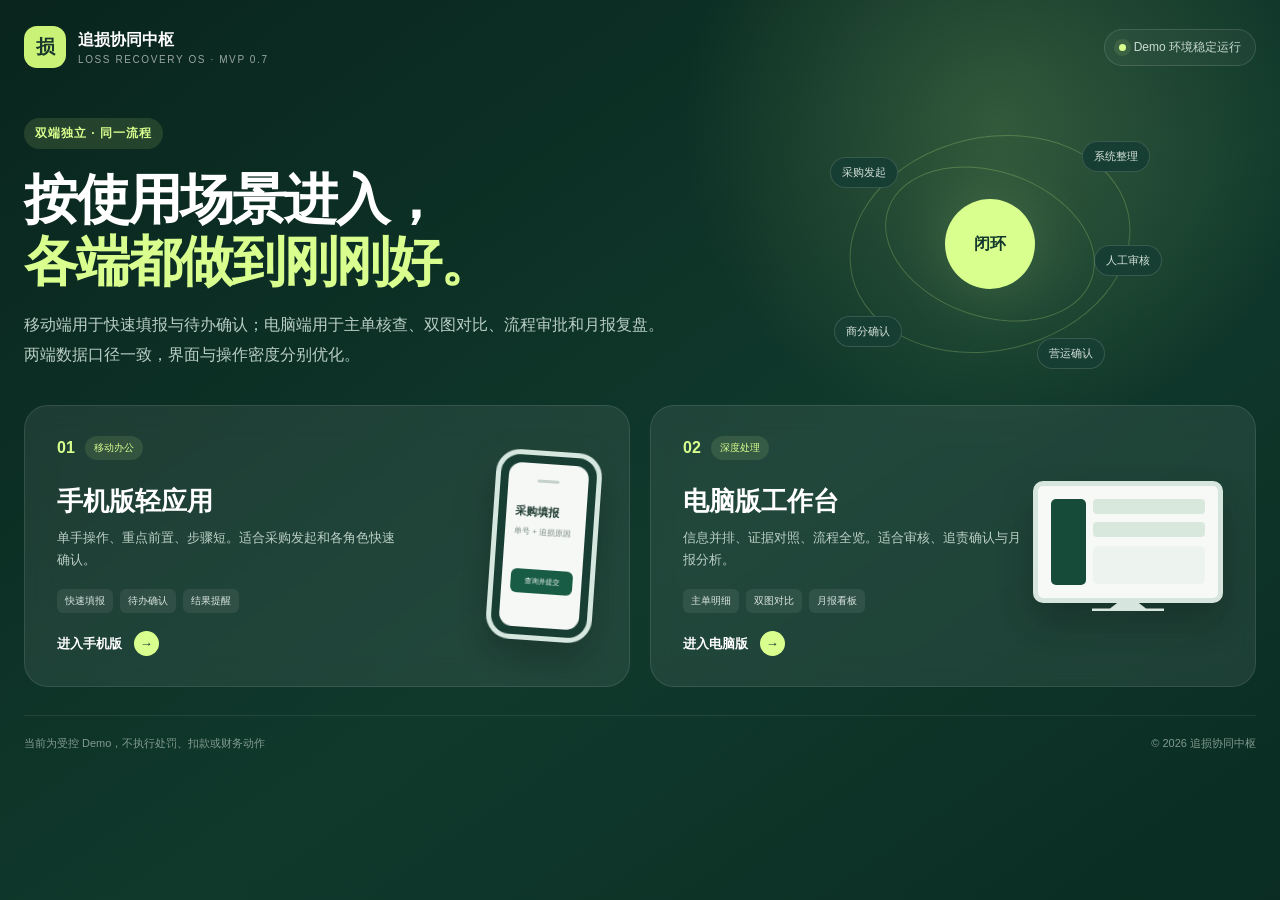
<file: index.html>
<!doctype html>
<html lang="zh-CN">
<head>
  <meta charset="utf-8">
  <meta name="viewport" content="width=device-width, initial-scale=1">
  <meta name="description" content="追损协同中枢：分别进入手机版轻应用或电脑版工作台。">
  <title>追损协同中枢｜选择工作端</title>
  <link rel="stylesheet" href="styles.css">
</head>
<body class="portal-page">
  <main class="portal-shell">
    <header class="portal-header">
      <a class="portal-brand" href="https://html-preview.github.io/?url=https://github.com/suntengyu1007-cmyk/dashu-chat12/blob/main/index.html"><span class="brand-mark">损</span><span><b>追损协同中枢</b><small>LOSS RECOVERY OS · MVP 0.7</small></span></a>
      <span class="secure-pill"><i></i> Demo 环境稳定运行</span>
    </header>
    <section class="portal-hero">
      <div class="portal-copy">
        <span class="portal-kicker">双端独立 · 同一流程</span>
        <h1>按使用场景进入，<br><em>各端都做到刚刚好。</em></h1>
        <p>移动端用于快速填报与待办确认；电脑端用于主单核查、双图对比、流程审批和月报复盘。两端数据口径一致，界面与操作密度分别优化。</p>
      </div>
      <div class="portal-orbit" aria-hidden="true"><span>采购发起</span><span>系统整理</span><span>人工审核</span><span>营运确认</span><span>商分确认</span><b>闭环</b></div>
    </section>
    <section class="entry-grid" aria-label="选择工作端">
      <a class="entry-card mobile-entry" href="https://html-preview.github.io/?url=https://github.com/suntengyu1007-cmyk/dashu-chat12/blob/main/mobile.html">
        <div class="entry-top"><span class="entry-no">01</span><span class="recommended">移动办公</span></div>
        <div class="device-phone"><div><span></span><b>采购填报</b><small>单号 + 追损原因</small><i>查询并提交</i></div></div>
        <h2>手机版轻应用</h2><p>单手操作、重点前置、步骤短。适合采购发起和各角色快速确认。</p>
        <ul><li>快速填报</li><li>待办确认</li><li>结果提醒</li></ul>
        <strong class="entry-action">进入手机版 <span>→</span></strong>
      </a>
      <a class="entry-card desktop-entry" href="https://html-preview.github.io/?url=https://github.com/suntengyu1007-cmyk/dashu-chat12/blob/main/desktop.html">
        <div class="entry-top"><span class="entry-no">02</span><span class="recommended">深度处理</span></div>
        <div class="device-desktop"><div class="screen"><span></span><span></span><span></span><b></b></div><i></i></div>
        <h2>电脑版工作台</h2><p>信息并排、证据对照、流程全览。适合审核、追责确认与月报分析。</p>
        <ul><li>主单明细</li><li>双图对比</li><li>月报看板</li></ul>
        <strong class="entry-action">进入电脑版 <span>→</span></strong>
      </a>
    </section>
    <footer class="portal-footer"><span>当前为受控 Demo，不执行处罚、扣款或财务动作</span><span>© 2026 追损协同中枢</span></footer>
  </main>
</body>
</html>
</file>
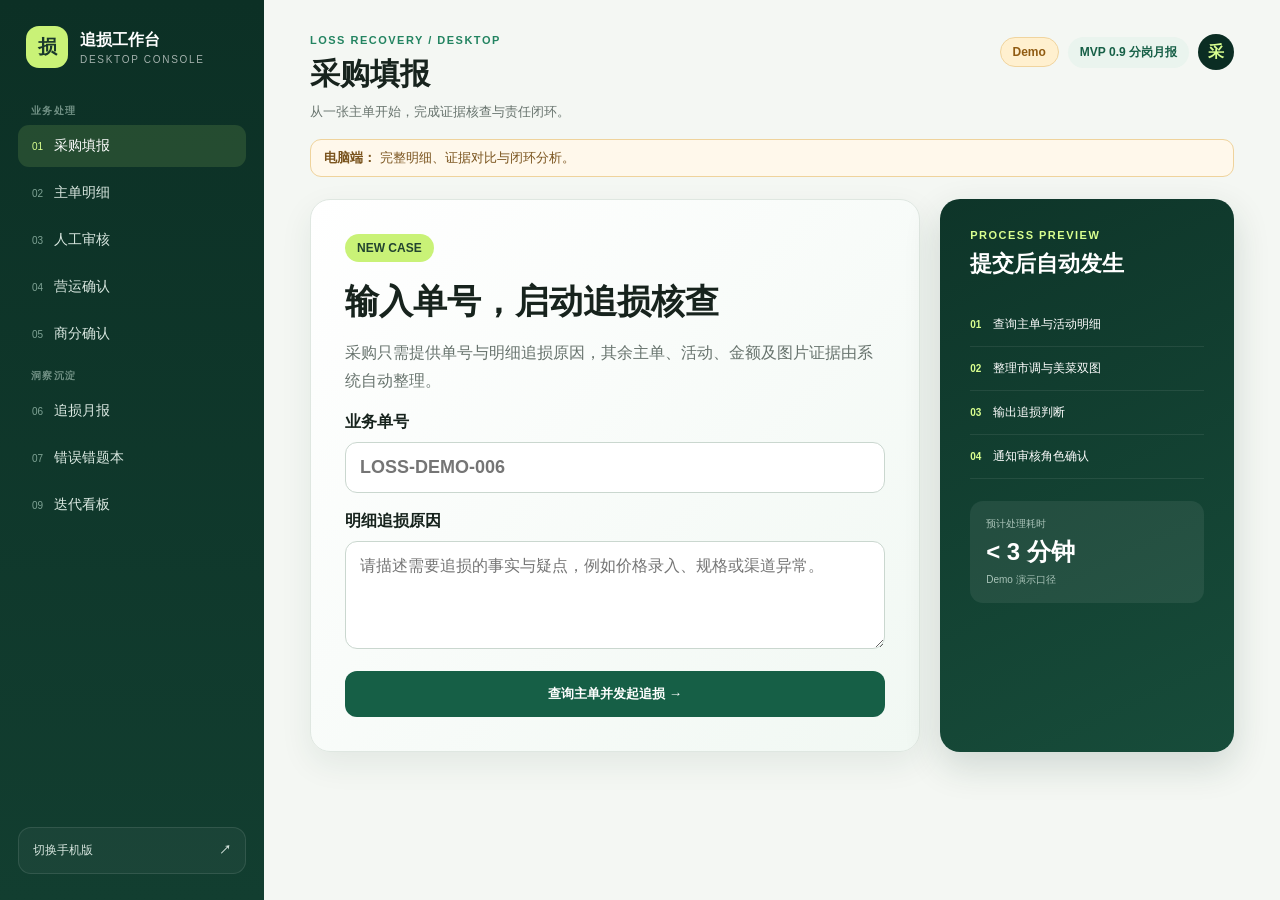
<file: desktop.html>
<!doctype html>
<html lang="zh-CN">
<head><meta charset="utf-8"><meta name="viewport" content="width=device-width,initial-scale=1"><meta name="description" content="追损协同电脑版工作台"><title>追损协同｜电脑版工作台</title><link rel="stylesheet" href="styles.css"></head>
<body class="workspace-page desktop-mode" data-experience="desktop">
  <div class="app-shell">
    <aside class="sidebar">
      <a class="brand" href="https://html-preview.github.io/?url=https://github.com/suntengyu1007-cmyk/dashu-chat12/blob/main/index.html"><div class="brand-mark">损</div><div><strong>追损工作台</strong><span>DESKTOP CONSOLE</span></div></a>
      <div class="side-label">业务处理</div>
      <nav aria-label="主导航">
        <button class="nav-item is-active" data-view="submit"><i>01</i>采购填报</button><button class="nav-item" data-view="auto"><i>02</i>主单明细</button><button class="nav-item" data-view="review"><i>03</i>人工审核</button><button class="nav-item" data-view="ops"><i>04</i>营运确认</button><button class="nav-item" data-view="biz"><i>05</i>商分确认</button>
      </nav>
      <div class="side-label">洞察沉淀</div>
      <nav aria-label="分析导航"><button class="nav-item" data-view="report"><i>06</i>追损月报</button><button class="nav-item" data-view="notebook"><i>07</i>错误错题本</button><button class="nav-item" data-view="flow"><i>08</i>阶段对比</button><button class="nav-item" data-view="iteration"><i>09</i>迭代看板</button></nav>
      <a class="switch-device" href="https://html-preview.github.io/?url=https://github.com/suntengyu1007-cmyk/dashu-chat12/blob/main/mobile.html"><span>切换手机版</span><b>↗</b></a>
    </aside>
    <main>
      <header class="topbar"><div><p class="eyebrow">LOSS RECOVERY / DESKTOP</p><h1 id="page-title">采购填报</h1><p class="page-subtitle">从一张主单开始，完成证据核查与责任闭环。</p></div><div class="top-actions"><span id="mode-badge" class="demo-badge">Demo</span><span id="version-badge" class="version-badge">MVP 0.7</span><span class="user-avatar">采</span></div></header>
      <div id="environment-banner" class="environment-banner" role="status"></div>
      <section class="view is-active" data-view-panel="submit"><div class="desktop-submit-layout"><article class="hero-card quick-submit"><span class="step-tag">NEW CASE</span><h2>输入单号，启动追损核查</h2><p>采购只需提供单号与明细追损原因，其余主单、活动、金额及图片证据由系统自动整理。</p><form id="submission-form" class="order-form"><label for="order-number">业务单号</label><input id="order-number" name="orderNumber" placeholder="LOSS-DEMO-006" autocomplete="off" required><label for="loss-reason">明细追损原因</label><textarea id="loss-reason" name="lossReason" placeholder="请描述需要追损的事实与疑点，例如价格录入、规格或渠道异常。" required></textarea><button type="submit">查询主单并发起追损 <span>→</span></button></form></article><aside class="process-preview"><p class="eyebrow">PROCESS PREVIEW</p><h3>提交后自动发生</h3><ol><li><b>01</b><span>查询主单与活动明细</span></li><li><b>02</b><span>整理市调与美菜双图</span></li><li><b>03</b><span>输出追损判断</span></li><li><b>04</b><span>通知审核角色确认</span></li></ol><div class="sla-card"><span>预计处理耗时</span><strong>&lt; 3 分钟</strong><small>Demo 演示口径</small></div></aside></div><div id="submit-result" class="result-slot"></div></section>
      <section class="view" data-view-panel="auto"><div class="section-head"><div><p class="eyebrow">ORDER INTELLIGENCE</p><h2>主单明细与图片对比</h2></div><span class="role-chip">系统只读输出</span></div><div id="auto-content"></div></section>
      <section class="view" data-view-panel="review"><div class="section-head"><div><p class="eyebrow">HUMAN REVIEW</p><h2>人工审核</h2></div><span class="role-chip">审核人</span></div><div id="review-content"></div></section>
      <section class="view" data-view-panel="ops"><div class="section-head"><div><p class="eyebrow">OPERATIONS CONFIRM</p><h2>营运确认</h2></div><span class="role-chip">营运</span></div><div id="ops-content"></div></section>
      <section class="view" data-view-panel="biz"><div class="section-head"><div><p class="eyebrow">BUSINESS FINANCE</p><h2>商分确认与结案</h2></div><span class="role-chip">商分</span></div><div id="biz-content"></div></section>
      <section class="view" data-view-panel="report"><div class="section-head"><div><p class="eyebrow">MONTHLY REPORT</p><h2>追损月报</h2></div></div><div id="report-content"></div></section>
      <section class="view" data-view-panel="notebook"><div class="section-head"><div><p class="eyebrow">ERROR NOTEBOOK</p><h2>市调错误错题本</h2></div></div><div id="notebook-content"></div></section>
      <section class="view" data-view-panel="flow"><div class="section-head"><div><p class="eyebrow">CURRENT VS NEXT</p><h2>现状与新阶段对比</h2></div></div><div id="flow-content"></div></section>
      <section class="view" data-view-panel="iteration"><div class="section-head"><div><p class="eyebrow">ITERATION LOOP</p><h2>迭代看板</h2></div></div><div id="iteration-content"></div></section>
    </main>
  </div><div id="toast" class="toast" role="status"></div><script src="app.js" defer></script>
</body></html>
</file>
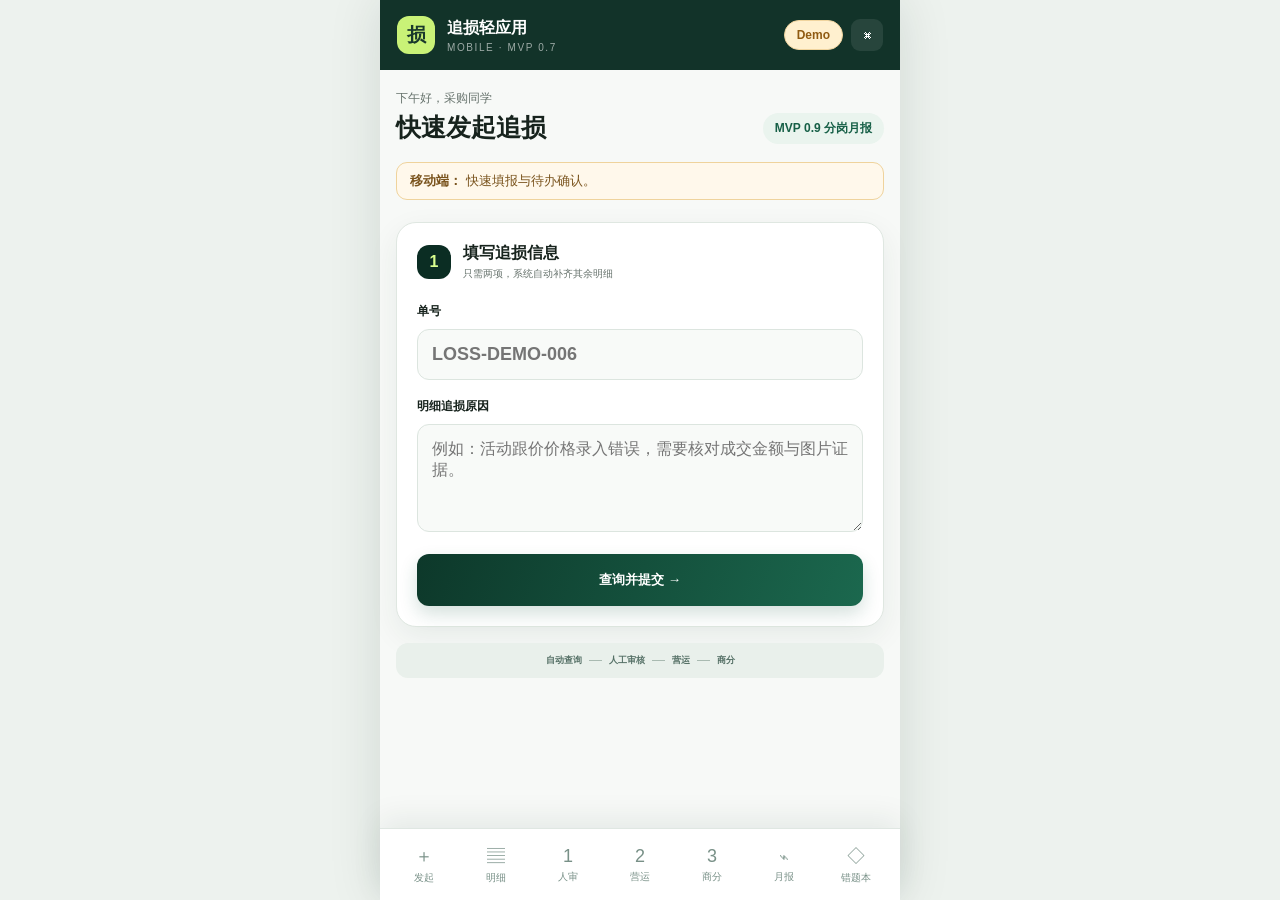
<file: mobile.html>
<!doctype html>
<html lang="zh-CN">
<head><meta charset="utf-8"><meta name="viewport" content="width=device-width,initial-scale=1,viewport-fit=cover"><meta name="description" content="追损协同手机版轻应用"><meta name="theme-color" content="#0b2d23"><title>追损协同｜手机版轻应用</title><link rel="stylesheet" href="styles.css"></head>
<body class="workspace-page mobile-mode" data-experience="mobile">
  <div class="mobile-app">
    <header class="mobile-header"><a class="mobile-brand" href="https://html-preview.github.io/?url=https://github.com/suntengyu1007-cmyk/dashu-chat12/blob/main/index.html"><span class="brand-mark">损</span><span><b>追损轻应用</b><small>MOBILE · MVP 0.7</small></span></a><div class="mobile-header-actions"><span id="mode-badge" class="demo-badge">Demo</span><a href="https://html-preview.github.io/?url=https://github.com/suntengyu1007-cmyk/dashu-chat12/blob/main/desktop.html" aria-label="切换电脑版">⌘</a></div></header>
    <main>
      <div class="mobile-greeting"><div><p>下午好，采购同学</p><h1 id="page-title">快速发起追损</h1></div><span id="version-badge" class="version-badge">MVP 0.7</span></div>
      <div id="environment-banner" class="environment-banner" role="status"></div>
      <section class="view is-active" data-view-panel="submit"><article class="mobile-form-card"><div class="mobile-step"><span>1</span><div><b>填写追损信息</b><small>只需两项，系统自动补齐其余明细</small></div></div><form id="submission-form" class="order-form"><label for="order-number">单号</label><input id="order-number" name="orderNumber" placeholder="LOSS-DEMO-006" autocomplete="off" required><label for="loss-reason">明细追损原因</label><textarea id="loss-reason" name="lossReason" placeholder="例如：活动跟价价格录入错误，需要核对成交金额与图片证据。" required></textarea><button type="submit">查询并提交 <span>→</span></button></form></article><div class="mobile-flow-strip"><span>自动查询</span><i></i><span>人工审核</span><i></i><span>营运</span><i></i><span>商分</span></div><div id="submit-result" class="result-slot"></div></section>
      <section class="view" data-view-panel="auto"><div class="section-head"><div><p class="eyebrow">ORDER DETAIL</p><h2>主单明细</h2></div></div><div id="auto-content"></div></section>
      <section class="view" data-view-panel="review"><div class="section-head"><div><p class="eyebrow">TO-DO</p><h2>人工审核</h2></div></div><div id="review-content"></div></section>
      <section class="view" data-view-panel="ops"><div class="section-head"><div><p class="eyebrow">TO-DO</p><h2>营运确认</h2></div></div><div id="ops-content"></div></section>
      <section class="view" data-view-panel="biz"><div class="section-head"><div><p class="eyebrow">TO-DO</p><h2>商分确认</h2></div></div><div id="biz-content"></div></section>
      <section class="view" data-view-panel="report"><div class="section-head"><div><p class="eyebrow">INSIGHT</p><h2>月报</h2></div></div><div id="report-content"></div></section>
      <section class="view" data-view-panel="notebook"><div class="section-head"><div><p class="eyebrow">LEARNING</p><h2>错题本</h2></div></div><div id="notebook-content"></div></section>
      <section class="view" data-view-panel="flow"><div class="section-head"><div><p class="eyebrow">CURRENT VS NEXT</p><h2>阶段对比</h2></div></div><div id="flow-content"></div></section>
      <section class="view" data-view-panel="iteration"><div class="section-head"><div><p class="eyebrow">METRICS</p><h2>迭代指标</h2></div></div><div id="iteration-content"></div></section>
    </main>
    <nav class="mobile-nav" aria-label="移动端导航"><button class="nav-item is-active" data-view="submit"><i>＋</i><span>发起</span></button><button class="nav-item" data-view="auto"><i>▤</i><span>明细</span></button><button class="nav-item" data-view="review"><i>✓</i><span>待办</span></button><button class="nav-item" data-view="report"><i>⌁</i><span>月报</span></button><button class="nav-item" data-view="notebook"><i>◇</i><span>错题本</span></button><button class="nav-item" data-view="flow"><i>⇄</i><span>对比</span></button></nav>
  </div><div id="toast" class="toast" role="status"></div><script src="app.js" defer></script>
</body></html>
</file>
<file: styles.css>
:root{--ink:#17231d;--muted:#67736d;--line:#dfe7e1;--bg:#f4f7f3;--card:#fff;--green:#165f46;--green2:#238461;--lime:#c9f277;--soft:#eaf4ee;--warn:#fff4e6;--orange:#c66b1d;--red:#b34a43;--shadow:0 12px 32px rgba(31,64,47,.08)}
*{box-sizing:border-box}body{margin:0;font-family:"Microsoft YaHei UI","PingFang SC",sans-serif;color:var(--ink);background:var(--bg);overflow-x:hidden}.app-shell{min-height:100vh;display:grid;grid-template-columns:236px 1fr}.sidebar{position:sticky;top:0;height:100vh;padding:28px 18px;background:#10382b;color:#fff;display:flex;flex-direction:column}.brand{display:flex;gap:12px;align-items:center;margin:0 8px 28px}.brand-mark{width:42px;height:42px;border-radius:13px;background:var(--lime);color:#19382c;display:grid;place-items:center;font-weight:900;font-size:19px}.brand strong{display:block;font-size:16px}.brand span{display:block;font-size:10px;letter-spacing:1.7px;opacity:.62;margin-top:3px}.sidebar nav{display:grid;gap:5px}.nav-item{border:0;background:transparent;color:#dbe9e2;text-align:left;padding:12px 14px;border-radius:11px;font-size:14px;cursor:pointer}.nav-item:hover,.nav-item.is-active{background:rgba(201,242,119,.13);color:#fff}.sidebar-note{margin-top:auto;padding:15px;border:1px solid rgba(255,255,255,.12);border-radius:13px;background:rgba(255,255,255,.04)}.sidebar-note strong,.sidebar-note span{display:block}.sidebar-note strong{font-size:13px}.sidebar-note span{margin-top:6px;font-size:11px;line-height:1.6;color:#b9cbc2}main{padding:30px 42px 60px;max-width:1500px;width:100%}.topbar{display:flex;justify-content:space-between;align-items:flex-start}.eyebrow{text-transform:uppercase;letter-spacing:1.5px;color:var(--green2);font-size:11px;font-weight:800;margin:0 0 8px}.topbar h1,.section-head h2{margin:0;font-size:30px}.top-actions{display:flex;gap:9px;align-items:center}.demo-badge,.version-badge,.role-chip,.step-tag{display:inline-flex;align-items:center;border-radius:999px;padding:7px 12px;font-size:12px;font-weight:800}.demo-badge{background:#fff0cf;color:#905b12;border:1px solid #f0d49e}.version-badge,.role-chip{background:var(--soft);color:var(--green)}.environment-banner{margin:18px 0 26px;padding:11px 14px;border:1px solid #efd39c;border-radius:11px;background:#fff8eb;color:#7a541e;font-size:13px}.view{display:none}.view.is-active{display:block}.hero-grid{display:grid;grid-template-columns:minmax(0,1.55fr) minmax(290px,.65fr);gap:20px}.hero-card,.flow-card,.panel,.case-card,.report-hero,.notebook-card{background:var(--card);border:1px solid var(--line);border-radius:20px;box-shadow:var(--shadow)}.hero-card{padding:38px;background:linear-gradient(135deg,#fff 0%,#f1f8f3 100%)}.step-tag{background:var(--lime);color:#21432f}.hero-card h2{font-size:36px;max-width:650px;margin:20px 0 12px;line-height:1.25}.hero-card>p{color:var(--muted);line-height:1.8;max-width:700px}.order-form{margin-top:30px}.order-form label{display:block;font-weight:800;margin-bottom:9px}.input-row{display:grid;grid-template-columns:1fr auto;gap:10px}.input-row input,select,textarea{width:100%;border:1px solid #cad7cf;border-radius:12px;padding:14px;background:#fff;font:inherit;color:var(--ink)}.input-row input{font-size:18px;font-weight:700;letter-spacing:.5px}.input-row button,.primary-button,.outline-button{border:0;border-radius:12px;padding:13px 20px;background:var(--green);color:#fff;font-weight:800;text-decoration:none;cursor:pointer}.order-form small{display:block;margin-top:9px;color:var(--muted)}.flow-card{padding:25px}.flow-list{list-style:none;padding:0;margin:18px 0 0;display:grid;gap:0}.flow-list li{position:relative;padding:0 0 20px 38px}.flow-list li:not(:last-child):before{content:"";position:absolute;left:11px;top:22px;width:2px;height:30px;background:#d4e2d9}.flow-list li:after{content:"";position:absolute;left:3px;top:2px;width:18px;height:18px;border-radius:50%;background:var(--lime);border:3px solid #edf7df}.flow-list b,.flow-list span{display:block}.flow-list span{font-size:12px;color:var(--muted);margin-top:3px}.result-slot{margin-top:18px}.section-head{display:flex;justify-content:space-between;align-items:center;margin-bottom:18px}.section-head h2{font-size:27px}.case-card{padding:24px}.case-top{display:flex;justify-content:space-between;gap:16px;align-items:flex-start}.case-title h3{margin:4px 0;font-size:22px}.case-title p{margin:0;color:var(--muted)}.state-badge{border-radius:999px;padding:7px 11px;background:#e7f5ec;color:var(--green);font-size:12px;font-weight:800}.state-badge.blocked{background:#fff0e8;color:#a24c22}.facts-grid,.metric-grid,.summary-grid{display:grid;grid-template-columns:repeat(4,minmax(0,1fr));gap:12px;margin-top:20px}.fact,.metric{padding:15px;border-radius:14px;background:#f7faf7;border:1px solid #e4ebe6}.fact span,.metric span{display:block;color:var(--muted);font-size:11px}.fact strong,.metric strong{display:block;font-size:18px;margin-top:7px}.metric strong{font-size:25px}.section-block{margin-top:20px;padding-top:18px;border-top:1px solid var(--line)}.section-block h4{margin:0 0 12px}.sku-table,.report-table{width:100%;border-collapse:collapse}.sku-table th,.sku-table td,.report-table th,.report-table td{text-align:left;padding:11px 9px;border-bottom:1px solid #e8eee9;font-size:13px}.sku-table th,.report-table th{color:var(--muted);font-weight:700}.evidence-list,.receipt-list,.suggestion-list{display:grid;gap:8px}.evidence-item,.receipt-item,.suggestion-item{padding:11px 13px;border-radius:11px;background:#f6f9f6;font-size:13px}.decision-banner{padding:17px;border-radius:14px;background:var(--soft);border-left:4px solid var(--green);margin-top:18px}.decision-banner strong{display:block}.decision-banner p{margin:7px 0 0;color:var(--muted);line-height:1.6}.action-grid{display:grid;grid-template-columns:1fr 1fr;gap:12px;margin-top:18px}.action-panel{padding:17px;border:1px solid var(--line);border-radius:14px;background:#fbfcfb}.action-panel h4{margin:0 0 10px}.action-panel textarea{min-height:82px;resize:vertical}.action-panel button{margin-top:10px}.secondary-button{border:1px solid #cfdbd3;background:#fff;color:var(--ink);border-radius:10px;padding:10px 14px;font-weight:700;cursor:pointer}.report-hero{padding:26px;background:linear-gradient(120deg,#153e30,#1d654b);color:#fff}.report-hero .eyebrow{color:var(--lime)}.report-hero h3{font-size:28px;margin:0}.report-hero p{color:#cfe0d7}.report-hero .metric{background:rgba(255,255,255,.08);border-color:rgba(255,255,255,.12)}.report-hero .metric span{color:#cae1d5}.report-grid{display:grid;grid-template-columns:1fr 1fr;gap:16px;margin-top:16px}.panel{padding:20px}.panel h3{margin:0 0 13px}.tag-list{display:flex;gap:8px;flex-wrap:wrap}.tag{padding:7px 10px;border-radius:999px;background:var(--soft);color:var(--green);font-size:12px;font-weight:700}.notebook-card{padding:24px}.person-row{display:flex;align-items:center;gap:12px}.avatar{width:44px;height:44px;border-radius:50%;display:grid;place-items:center;background:var(--lime);font-weight:900}.person-row h3,.person-row p{margin:0}.person-row p{color:var(--muted);font-size:12px;margin-top:4px}.reminder{margin-top:18px;padding:18px;border-radius:15px;background:#fff8e9;border:1px solid #f0ddb7}.reminder h4{margin:0 0 8px}.reminder ol{margin:8px 0 0;padding-left:20px;line-height:1.8}.filter-row{display:flex;gap:8px;margin-bottom:15px}.filter-row select{max-width:200px;padding:9px 11px}.outline-button{background:#fff;color:var(--green);border:1px solid #bfd2c5}.toast{position:fixed;right:24px;bottom:24px;max-width:420px;padding:13px 16px;border-radius:11px;background:#173c2e;color:#fff;box-shadow:var(--shadow);opacity:0;transform:translateY(12px);transition:.2s;pointer-events:none}.toast.is-visible{opacity:1;transform:none}.toast.is-error{background:#873f38}.muted{color:var(--muted)}.empty{padding:42px;text-align:center;border:1px dashed #c9d5ce;border-radius:18px;background:#fff}.demo-watermark{font-size:11px;color:#99601c;background:#fff2d8;border-radius:7px;padding:4px 7px;font-weight:800}
@media(max-width:1000px){.app-shell{grid-template-columns:1fr}.sidebar{position:relative;height:auto}.sidebar nav{grid-template-columns:repeat(4,1fr)}.sidebar-note{display:none}main{padding:24px}.hero-grid,.report-grid{grid-template-columns:1fr}.facts-grid,.metric-grid,.summary-grid{grid-template-columns:repeat(2,1fr)}}
@media(max-width:650px){.sidebar nav{grid-template-columns:1fr 1fr}.topbar,.section-head,.case-top{display:block}.top-actions{margin-top:12px}.hero-card{padding:24px}.hero-card h2{font-size:28px}.input-row,.action-grid{grid-template-columns:1fr}.facts-grid,.metric-grid,.summary-grid{grid-template-columns:1fr}}
.single-hero{grid-template-columns:minmax(0,820px)}.quick-submit{padding:42px}.quick-submit h2{margin:0 0 24px;font-size:34px}.quick-submit .order-form{margin-top:0}.compact-card{max-width:900px;padding:30px}.compact-summary{display:grid;grid-template-columns:1fr 1fr;gap:14px;margin-top:22px}.compact-summary>div,.summary-block{padding:20px;border:1px solid var(--line);border-radius:15px;background:#f8faf8}.compact-summary span,.summary-block span{display:block;color:var(--muted);font-size:12px;margin-bottom:8px}.compact-summary strong,.summary-block strong{display:block;font-size:20px;line-height:1.45}.simple-title{font-size:28px;margin:22px 0}.result-options{display:grid;grid-template-columns:repeat(3,1fr);gap:14px}.result-option{padding:24px;text-align:center;border:2px solid var(--line);border-radius:16px;font-size:20px;font-weight:800;color:var(--muted)}.result-option.is-selected{background:var(--soft);border-color:var(--green2);color:var(--green)}.simple-actions{display:flex;gap:12px;margin-top:24px}.simple-actions button{min-width:140px;padding:14px 22px}.success-strip{margin-top:18px;padding:15px 18px;border-radius:12px;background:var(--soft);color:var(--green);font-weight:800}.success-strip.subtle{font-size:13px}.four-blocks{display:grid;grid-template-columns:repeat(2,minmax(0,1fr));gap:18px;max-width:1000px}.summary-block{min-height:140px}.summary-block strong{font-size:24px}.three-metrics{display:grid;grid-template-columns:repeat(3,minmax(0,1fr));gap:18px;max-width:1000px}.three-metrics .metric{padding:28px}.three-metrics .metric strong{font-size:36px}.environment-banner{padding:9px 13px;margin-bottom:22px}.sidebar-note{display:none}@media(max-width:700px){.compact-summary,.result-options,.four-blocks,.three-metrics{grid-template-columns:1fr}.simple-actions{flex-direction:column}.quick-submit{padding:24px}}
@media(max-width:700px){body{padding-bottom:78px}.app-shell{display:block}.sidebar{position:fixed;z-index:20;left:0;right:0;bottom:0;top:auto;height:72px;padding:7px 8px;background:#10382b;box-shadow:0 -8px 22px rgba(16,56,43,.2)}.brand{display:none}.sidebar nav{display:flex;gap:3px;overflow-x:auto;scrollbar-width:none}.sidebar nav::-webkit-scrollbar{display:none}.nav-item{flex:0 0 auto;min-width:76px;min-height:56px;padding:8px 9px;text-align:center;font-size:12px;line-height:1.25}.nav-item[data-view="submit"]{font-size:0}.nav-item[data-view="submit"]:after{content:"采购";font-size:12px}.nav-item[data-view="auto"]{font-size:0}.nav-item[data-view="auto"]:after{content:"系统";font-size:12px}.nav-item[data-view="review"]{font-size:0}.nav-item[data-view="review"]:after{content:"人审";font-size:12px}.nav-item[data-view="ops"]{font-size:0}.nav-item[data-view="ops"]:after{content:"营运";font-size:12px}.nav-item[data-view="biz"]{font-size:0}.nav-item[data-view="biz"]:after{content:"商分";font-size:12px}main{padding:18px 14px 30px;max-width:none}.topbar{display:flex;align-items:center}.topbar .eyebrow{display:none}.topbar h1{font-size:25px}.top-actions{margin:0;gap:6px}.demo-badge,.version-badge{padding:6px 8px;font-size:10px}.environment-banner{margin:12px 0 16px;font-size:12px}.section-head{display:flex;margin-bottom:14px}.section-head .eyebrow,.role-chip{display:none}.section-head h2{font-size:24px}.hero-grid{display:block}.quick-submit,.compact-card{padding:20px;border-radius:16px}.quick-submit h2,.simple-title{font-size:24px}.order-form label{font-size:13px}.input-row{display:grid;grid-template-columns:1fr}.input-row input{min-height:50px;font-size:16px}.input-row button,.primary-button,.secondary-button{min-height:48px;width:100%;font-size:15px}.compact-summary{grid-template-columns:1fr;gap:10px;margin-top:16px}.compact-summary>div{padding:15px}.compact-summary strong{font-size:18px}.result-options{grid-template-columns:1fr;gap:10px}.result-option{min-height:54px;padding:15px;font-size:18px}.simple-actions{display:grid;grid-template-columns:1fr 1fr;gap:10px}.simple-actions button{min-width:0;margin:0}.four-blocks,.three-metrics{grid-template-columns:1fr;gap:12px}.summary-block{min-height:0;padding:18px}.summary-block strong{font-size:20px}.three-metrics .metric{padding:20px}.three-metrics .metric strong{font-size:30px}.success-strip{font-size:13px}.toast{left:14px;right:14px;bottom:88px;max-width:none}}

.order-form>input,.order-form>textarea{width:100%;border:1px solid #cad7cf;border-radius:12px;padding:14px;background:#fff;font:inherit;color:var(--ink);margin-bottom:18px}.order-form>input{font-size:18px;font-weight:700}.order-form>textarea{min-height:108px;resize:vertical}.order-form>button{width:100%;border:0;border-radius:12px;padding:14px 20px;background:var(--green);color:#fff;font-weight:800;cursor:pointer}.submission-receipt{margin-top:14px;padding:20px;border:1px solid var(--line);border-radius:16px;background:#fff;max-width:820px}.submission-receipt span{display:block;color:var(--muted);font-size:12px;margin-top:10px}.submission-receipt strong{font-size:21px}.submission-receipt p{margin:7px 0 16px;line-height:1.7}.detail-grid{display:grid;grid-template-columns:repeat(2,minmax(0,1fr));gap:12px}.detail-grid>div{padding:15px;border:1px solid var(--line);border-radius:13px;background:#f8faf8}.detail-grid span,.reason-card span{display:block;color:var(--muted);font-size:12px;margin-bottom:7px}.detail-grid strong{font-size:17px;line-height:1.4}.reason-card{margin-top:14px;padding:16px;border:1px solid #ecd9b6;border-radius:13px;background:#fff8eb}.reason-card p{margin:0;line-height:1.7}.subhead{font-size:17px;margin:24px 0 12px}.image-compare{display:grid;grid-template-columns:1fr 1fr;gap:14px}.evidence-photo{min-height:230px;padding:18px;border-radius:16px;background:linear-gradient(145deg,var(--photo-tone),#fff);border:1px solid var(--line);position:relative;overflow:hidden}.photo-product{width:70%;height:128px;margin:12px auto 18px;border-radius:18px;background:rgba(255,255,255,.8);box-shadow:0 12px 24px rgba(22,95,70,.1);display:flex;flex-direction:column;align-items:center;justify-content:center}.photo-product span{font-size:10px;letter-spacing:1.5px;color:var(--green)}.photo-product b{font-size:20px;margin:7px 0}.photo-product small{color:var(--muted)}.photo-price{position:absolute;right:16px;top:16px;background:#fff;color:var(--red);font-weight:900;border-radius:10px;padding:8px 10px}.evidence-photo em{display:block;text-align:center;font-size:12px;color:var(--muted);font-style:normal}.compare-conclusion,.judgement-note{margin-top:12px;padding:14px 16px;border-radius:12px;background:var(--soft);line-height:1.7}.judgement-note{color:var(--muted)}.flow-upgrade-layout{display:grid;grid-template-columns:1fr 1fr;gap:18px}.flow-panel{padding:24px;border:1px solid var(--line);border-radius:18px;background:#fff;box-shadow:var(--shadow)}.flow-panel h3{font-size:23px;margin:18px 0}.accountability-flow{list-style:none;padding:0;margin:0;counter-reset:flow}.accountability-flow li{position:relative;padding:0 0 20px 42px}.accountability-flow li:before{counter-increment:flow;content:counter(flow);position:absolute;left:0;top:0;width:28px;height:28px;border-radius:50%;display:grid;place-items:center;background:var(--lime);font-weight:900}.accountability-flow li:not(:last-child):after{content:"";position:absolute;left:13px;top:30px;width:2px;height:25px;background:#d6e3da}.accountability-flow b,.accountability-flow span,.upgrade-list b,.upgrade-list span{display:block}.accountability-flow span,.upgrade-list span{font-size:13px;color:var(--muted);margin-top:4px;line-height:1.55}.upgrade-panel{background:linear-gradient(145deg,#eff8f2,#fff)}.upgrade-list{display:grid;gap:11px}.upgrade-list>div{padding:15px;border:1px solid #dce9df;border-radius:13px;background:rgba(255,255,255,.85)}
@media(max-width:700px){.detail-grid,.image-compare,.flow-upgrade-layout{grid-template-columns:1fr}.evidence-photo{min-height:210px}.flow-panel{padding:18px}.order-form>input{font-size:16px}}

/* MVP 0.6: independent portal, desktop console and mobile light app */
:root{--night:#0b2d23;--night2:#123f31;--mint:#d9ff8f;--paper:#f5f7f4;--accent:#73b44c}
a{color:inherit}
.portal-page{min-height:100vh;background:radial-gradient(circle at 78% 14%,rgba(217,255,143,.18),transparent 25%),linear-gradient(145deg,#09251d 0%,#10392c 57%,#0a2c22 100%);color:#fff}
.portal-shell{width:min(1240px,calc(100% - 48px));margin:auto;padding:26px 0 30px}
.portal-header{display:flex;align-items:center;justify-content:space-between}
.portal-brand,.mobile-brand{display:flex;align-items:center;gap:12px;text-decoration:none}.portal-brand b,.mobile-brand b{display:block}.portal-brand small,.mobile-brand small{display:block;margin-top:3px;font-size:10px;letter-spacing:1.6px;opacity:.58}
.secure-pill{display:flex;align-items:center;gap:8px;border:1px solid rgba(255,255,255,.13);border-radius:999px;padding:9px 14px;font-size:12px;color:#c9dbd3;background:rgba(255,255,255,.04)}.secure-pill i{width:7px;height:7px;border-radius:50%;background:var(--mint);box-shadow:0 0 0 5px rgba(217,255,143,.1)}
.portal-hero{min-height:330px;display:grid;grid-template-columns:1.1fr .9fr;align-items:center;gap:50px;padding:50px 0 34px}.portal-kicker{display:inline-flex;padding:7px 11px;border-radius:999px;background:rgba(217,255,143,.12);color:var(--mint);font-size:12px;font-weight:800;letter-spacing:1px}.portal-copy h1{font-size:54px;line-height:1.14;margin:20px 0 18px;letter-spacing:-2px}.portal-copy h1 em{color:var(--mint);font-style:normal}.portal-copy p{max-width:670px;color:#b9cec4;font-size:16px;line-height:1.9;margin:0}
.portal-orbit{position:relative;width:320px;height:250px;margin:auto}.portal-orbit:before,.portal-orbit:after{content:"";position:absolute;inset:18px;border:1px solid rgba(217,255,143,.22);border-radius:50%;transform:rotate(-13deg)}.portal-orbit:after{inset:52px;transform:rotate(19deg)}.portal-orbit b{position:absolute;left:50%;top:50%;transform:translate(-50%,-50%);width:90px;height:90px;border-radius:50%;display:grid;place-items:center;background:var(--mint);color:#12382d;box-shadow:0 0 70px rgba(217,255,143,.2)}.portal-orbit span{position:absolute;padding:7px 11px;border:1px solid rgba(255,255,255,.14);border-radius:999px;background:#173e32;font-size:11px;color:#d5e2dc}.portal-orbit span:nth-child(1){left:0;top:38px}.portal-orbit span:nth-child(2){right:0;top:22px}.portal-orbit span:nth-child(3){right:-12px;top:126px}.portal-orbit span:nth-child(4){right:45px;bottom:0}.portal-orbit span:nth-child(5){left:4px;bottom:22px}
.entry-grid{display:grid;grid-template-columns:1fr 1fr;gap:20px}.entry-card{position:relative;overflow:hidden;display:grid;grid-template-columns:1fr 180px;grid-template-areas:"top visual" "title visual" "desc visual" "tags visual" "action visual";padding:30px 32px;border:1px solid rgba(255,255,255,.1);border-radius:24px;text-decoration:none;background:rgba(255,255,255,.075);backdrop-filter:blur(14px);transition:.25s}.entry-card:hover{transform:translateY(-5px);border-color:rgba(217,255,143,.45);background:rgba(255,255,255,.11)}.entry-top{grid-area:top;display:flex;align-items:center;gap:10px}.entry-no{color:var(--mint);font-weight:900}.recommended{border-radius:999px;background:rgba(217,255,143,.11);padding:5px 9px;color:#d9ff8f;font-size:10px}.entry-card h2{grid-area:title;font-size:26px;margin:24px 0 8px}.entry-card>p{grid-area:desc;color:#bcd0c6;line-height:1.7;margin:0;max-width:340px;font-size:13px}.entry-card ul{grid-area:tags;display:flex;gap:7px;list-style:none;padding:0;margin:18px 0}.entry-card li{padding:5px 8px;border-radius:6px;background:rgba(255,255,255,.07);font-size:10px;color:#d9e5df}.entry-action{grid-area:action;align-self:end;font-size:13px}.entry-action span{display:inline-grid;place-items:center;width:25px;height:25px;border-radius:50%;margin-left:8px;background:var(--mint);color:#15392e}.device-phone,.device-desktop{grid-area:visual;align-self:center;justify-self:end}.device-phone{width:106px;height:190px;border:5px solid #d6e7df;border-radius:24px;padding:8px;background:#183e33;box-shadow:0 18px 38px rgba(0,0,0,.25);transform:rotate(4deg)}.device-phone>div{height:100%;border-radius:13px;padding:16px 9px;background:#f5f8f5;color:#19362d}.device-phone span{display:block;width:22px;height:3px;border-radius:3px;background:#c5d1cb;margin:0 auto 22px}.device-phone b,.device-phone small,.device-phone i{display:block}.device-phone b{font-size:11px}.device-phone small{font-size:8px;color:#7a8982;margin:7px 0 32px}.device-phone i{font-style:normal;background:#185c45;color:#fff;border-radius:6px;padding:7px 5px;text-align:center;font-size:7px}.device-desktop{width:190px}.device-desktop .screen{height:122px;border:5px solid #d7e5df;border-radius:10px;background:#f7f9f7;padding:13px;display:grid;grid-template-columns:35px 1fr;gap:7px;box-shadow:0 18px 35px rgba(0,0,0,.22)}.device-desktop .screen span:first-child{grid-row:1/4;background:#164b39;border-radius:5px}.device-desktop .screen span:not(:first-child){height:15px;border-radius:4px;background:#d9e8dd}.device-desktop .screen b{height:38px;border-radius:5px;background:#edf3ee}.device-desktop>i{display:block;width:72px;height:8px;margin:auto;background:#d7e5df;clip-path:polygon(35% 0,65% 0,75% 70%,100% 70%,100% 100%,0 100%,0 70%,25% 70%)}.portal-footer{display:flex;justify-content:space-between;margin-top:28px;padding-top:20px;border-top:1px solid rgba(255,255,255,.08);color:#819b8f;font-size:11px}
.desktop-mode .app-shell{grid-template-columns:264px 1fr}.desktop-mode .sidebar{padding:26px 18px;background:linear-gradient(180deg,#0c3025,#123e30)}.desktop-mode .brand{color:#fff;text-decoration:none;margin-bottom:22px}.side-label{margin:14px 13px 7px;color:#719185;font-size:10px;font-weight:800;letter-spacing:1.4px}.desktop-mode .nav-item{display:flex;align-items:center;gap:11px}.desktop-mode .nav-item i{font-style:normal;font-size:10px;color:#7fa395}.desktop-mode .nav-item.is-active i{color:var(--mint)}.switch-device{margin-top:auto;display:flex;align-items:center;justify-content:space-between;padding:14px;border:1px solid rgba(255,255,255,.1);border-radius:13px;text-decoration:none;color:#d4e3dc;font-size:12px;background:rgba(255,255,255,.04)}.desktop-mode main{padding:34px 46px 64px}.page-subtitle{margin:8px 0 0;color:var(--muted);font-size:13px}.user-avatar{width:36px;height:36px;border-radius:50%;display:grid;place-items:center;background:var(--night);color:var(--mint);font-weight:800}.desktop-submit-layout{display:grid;grid-template-columns:minmax(500px,1.35fr) minmax(270px,.65fr);gap:20px;max-width:1120px}.desktop-mode .quick-submit{padding:34px}.desktop-mode .quick-submit h2{margin:18px 0 10px}.process-preview{padding:30px;border-radius:20px;background:linear-gradient(155deg,#0e3529,#174c3a);color:#fff;box-shadow:0 14px 36px rgba(16,55,42,.16)}.process-preview .eyebrow{color:var(--mint)}.process-preview h3{font-size:22px;margin:0 0 24px}.process-preview ol{list-style:none;padding:0;margin:0}.process-preview li{display:flex;align-items:center;gap:12px;padding:13px 0;border-bottom:1px solid rgba(255,255,255,.08);font-size:12px}.process-preview li b{color:var(--mint);font-size:10px}.sla-card{margin-top:22px;padding:16px;border-radius:13px;background:rgba(255,255,255,.07)}.sla-card span,.sla-card strong,.sla-card small{display:block}.sla-card span,.sla-card small{color:#a9c3b8;font-size:10px}.sla-card strong{font-size:24px;margin:5px 0}
.mobile-mode{background:#edf2ee}.mobile-app{min-height:100vh;max-width:520px;margin:auto;background:#f7f9f7;box-shadow:0 0 50px rgba(10,45,34,.12)}.mobile-header{position:sticky;top:0;z-index:20;height:70px;padding:12px 17px;display:flex;align-items:center;justify-content:space-between;background:rgba(11,45,35,.97);color:#fff}.mobile-header .brand-mark{width:38px;height:38px;border-radius:12px}.mobile-header-actions{display:flex;align-items:center;gap:8px}.mobile-header-actions>a{width:32px;height:32px;border-radius:9px;display:grid;place-items:center;text-decoration:none;background:rgba(255,255,255,.09)}.mobile-mode main{padding:20px 16px 96px;max-width:none}.mobile-greeting{display:flex;justify-content:space-between;align-items:flex-end;margin-bottom:14px}.mobile-greeting p{margin:0 0 4px;color:var(--muted);font-size:12px}.mobile-greeting h1{margin:0;font-size:25px}.mobile-form-card{padding:20px;border:1px solid var(--line);border-radius:20px;background:#fff;box-shadow:0 10px 30px rgba(20,61,45,.07)}.mobile-step{display:flex;align-items:center;gap:12px;margin-bottom:22px}.mobile-step>span{width:34px;height:34px;border-radius:12px;display:grid;place-items:center;background:var(--night);color:var(--mint);font-weight:900}.mobile-step b,.mobile-step small{display:block}.mobile-step small{margin-top:3px;color:var(--muted);font-size:10px}.mobile-mode .order-form{margin:0}.mobile-mode .order-form label{font-size:12px}.mobile-mode .order-form>input,.mobile-mode .order-form>textarea{border-color:#dce5df;background:#f8faf8}.mobile-mode .order-form>button{min-height:52px;background:linear-gradient(110deg,#0d382a,#1b684e);box-shadow:0 8px 18px rgba(20,91,67,.18)}.mobile-flow-strip{display:flex;align-items:center;justify-content:center;gap:7px;margin:16px 0 0;padding:11px;border-radius:12px;background:#e9f0eb;color:#557066;font-size:9px;font-weight:700}.mobile-flow-strip i{width:13px;height:1px;background:#a9bab1}.mobile-nav{position:fixed;z-index:30;left:50%;bottom:0;transform:translateX(-50%);width:min(520px,100%);height:72px;padding:7px 8px calc(7px + env(safe-area-inset-bottom));display:grid;grid-template-columns:repeat(5,1fr);background:rgba(255,255,255,.98);border-top:1px solid #dfe7e2;box-shadow:0 -9px 30px rgba(15,54,41,.08)}.mobile-nav .nav-item{display:flex;flex-direction:column;align-items:center;justify-content:center;gap:3px;padding:4px;color:#789087}.mobile-nav .nav-item i{font-style:normal;font-size:18px}.mobile-nav .nav-item span{font-size:10px}.mobile-nav .nav-item.is-active{background:#e9f4ed;color:#145b43}.mobile-mode .section-head{display:flex}.mobile-mode .section-head .eyebrow{display:block;margin-bottom:3px}.mobile-mode .section-head h2{font-size:24px}.mobile-mode .compact-card,.mobile-mode .case-card{padding:18px;border-radius:18px}.mobile-mode .detail-grid,.mobile-mode .image-compare,.mobile-mode .flow-upgrade-layout,.mobile-mode .four-blocks,.mobile-mode .three-metrics{grid-template-columns:1fr}.mobile-mode .evidence-photo{min-height:190px}.mobile-mode .simple-actions{display:grid;grid-template-columns:1fr 1fr}.mobile-mode .summary-block{min-height:0}.mobile-mode .toast{bottom:85px}
.mobile-task-list{display:grid;gap:12px}.mobile-task{box-shadow:none}.task-role{display:flex;justify-content:space-between;align-items:center;margin-bottom:14px}.task-role span{font-size:11px;color:var(--muted)}.task-role b{padding:5px 8px;border-radius:999px;background:#fff2d8;color:#8d5b19;font-size:9px}.mobile-task>strong{font-size:18px}.mobile-task>p{margin:5px 0 16px;color:var(--muted);font-size:12px}.mobile-task>.primary-button{width:100%}
.compact-workbench{max-width:1180px;padding:0;overflow:hidden}.workbench-head{display:flex;justify-content:space-between;align-items:center;padding:18px 22px;border-bottom:1px solid var(--line)}.workbench-head h3{margin:8px 0 0;font-size:21px}.workbench-status{text-align:right}.workbench-status span,.workbench-status b{display:block}.workbench-status span{font-size:10px;color:var(--muted)}.workbench-status b{margin-top:5px;color:var(--green);font-size:13px}.dense-table-wrap,.evidence-table-wrap,.comparison-scroll{overflow-x:auto}.master-detail-table,.evidence-table,.stage-comparison{width:100%;border-collapse:collapse}.master-detail-table th,.master-detail-table td{padding:11px 13px;border-bottom:1px solid #e8ede9;text-align:left;font-size:12px}.master-detail-table th{width:94px;background:#f6f8f6;color:var(--muted);font-weight:700}.master-detail-table td{font-weight:700}.master-detail-table .money{color:#b3483e;font-size:16px}.evidence-table{table-layout:fixed}.evidence-table th,.evidence-table td{padding:9px 11px;border:1px solid #e3e9e5;text-align:left;font-size:12px;vertical-align:middle}.evidence-table thead th{background:#153e30;color:#fff;font-size:11px}.evidence-table thead th:first-child{width:86px}.evidence-table thead th:last-child{width:25%}.evidence-table tbody th{background:#f6f8f6;color:var(--muted)}.evidence-table .image-row img{display:block;width:100%;height:150px;object-fit:cover;border-radius:9px}.price-cell{font-size:17px!important;color:#b33f36;font-weight:900}.compare-cell{background:#f0f7f2}.compare-cell span,.compare-cell b,.compare-cell small{display:block}.difference-tag{width:max-content;margin-bottom:10px;padding:5px 8px;border-radius:999px;background:#fff0df;color:#a25420;font-size:10px;font-weight:800}.compare-cell b{line-height:1.6}.compare-cell small{margin-top:10px;color:var(--muted);line-height:1.5}.compact-decision{display:grid;grid-template-columns:auto 1fr;gap:22px;align-items:center;padding:14px 20px;background:#f7faf7}.compact-decision>div>span{display:block;margin-bottom:6px;color:var(--muted);font-size:10px}.compact-options{display:flex;gap:6px}.compact-options b{padding:7px 11px;border:1px solid var(--line);border-radius:8px;color:var(--muted);font-size:11px}.compact-options b.is-selected{border-color:var(--green2);background:var(--soft);color:var(--green)}.compact-decision p{margin:0;color:var(--muted);font-size:12px;line-height:1.6}
.comparison-card{max-width:1180px;border:1px solid var(--line);border-radius:20px;background:#fff;box-shadow:var(--shadow);overflow:hidden}.comparison-head{display:flex;justify-content:space-between;align-items:center;padding:22px 24px}.comparison-head h3{margin:9px 0 0;font-size:24px}.phase-pills{display:flex;gap:8px}.phase-pills span,.phase-pills b{padding:8px 11px;border-radius:999px;font-size:11px}.phase-pills span{background:#f1f3f1;color:#69756f}.phase-pills b{background:#e6f4eb;color:var(--green)}.stage-comparison{table-layout:fixed}.stage-comparison th,.stage-comparison td{padding:13px 15px;border-top:1px solid #e6ece8;border-right:1px solid #e6ece8;text-align:left;font-size:12px;line-height:1.55}.stage-comparison thead th{background:#163f31;color:#fff;border-color:rgba(255,255,255,.1)}.stage-comparison thead th:first-child{width:13%}.stage-comparison thead th:last-child{width:22%}.stage-comparison tbody th{background:#f7f9f7}.stage-comparison .current-col{background:#52645d}.stage-comparison .target-col{background:#1a674c}.stage-comparison td:nth-child(2){color:#68746f;background:#fafbfa}.stage-comparison td:nth-child(3){font-weight:700;background:#f0f8f3}.stage-comparison td:last-child b{color:var(--green)}.target-flow{display:flex;align-items:center;justify-content:center;gap:8px;padding:15px;background:#f4f8f5;font-size:11px}.target-flow span,.target-flow strong{padding:7px 9px;border-radius:7px;background:#fff;border:1px solid #dae5dd}.target-flow strong{background:var(--night);color:var(--mint)}.target-flow i{font-style:normal;color:#91a49a}
@media(max-width:700px){.compact-workbench{border-radius:16px}.workbench-head{padding:15px}.workbench-head h3{font-size:18px}.master-detail-table{min-width:690px}.evidence-table{min-width:760px}.evidence-table .image-row img{height:130px}.compact-decision{display:block}.compact-decision p{margin-top:10px}.comparison-head{display:block;padding:18px}.phase-pills{margin-top:12px}.stage-comparison{min-width:780px}.target-flow{justify-content:flex-start;overflow-x:auto}.mobile-mode .compact-workbench{padding:0}}
.mobile-nav{grid-template-columns:repeat(6,1fr)}
.mobile-nav{grid-template-columns:repeat(7,1fr)}.role-header{border-left:3px solid #206349}.role-header small{color:#64736b;line-height:1.6}.role-header p{margin:6px 0}
.evidence-visual{display:block;width:100%;height:150px;border-radius:9px;object-fit:cover}
.case-filters{display:flex;align-items:end;gap:14px;margin:18px 0;flex-wrap:wrap}.case-filters label{font-size:12px;display:grid;gap:5px}.case-filters select{min-width:140px;padding:8px}.case-filters span{font-size:12px;padding-bottom:10px;color:#64726c}.mistake-library{display:grid;grid-template-columns:repeat(2,minmax(0,1fr));gap:14px}.mistake-card{border:1px solid #dce4df;border-radius:9px;overflow:hidden;background:white}.mistake-card header{display:flex;justify-content:space-between;gap:8px;padding:12px;background:#eff5f0;font-size:13px;font-weight:700}.mistake-card header small{font-size:10px;color:#6b766e;white-space:nowrap}.mistake-pair{display:grid;grid-template-columns:1fr 1fr;margin:12px;gap:8px}.mistake-pair>div{padding:12px;background:#f4f6f5;border-radius:6px;min-height:85px}.mistake-pair small{display:block;font-size:10px;color:#77817a}.mistake-pair b{display:block;font-size:13px;line-height:1.7;margin-top:7px}.mistake-card .mistake-fact{margin:12px;font-size:12px;line-height:1.8}.mistake-card details{margin:12px;font-size:12px;line-height:1.8}.mistake-card summary{color:#206348;cursor:pointer;font-weight:700}.mistake-card footer{display:flex;justify-content:space-between;align-items:center;border-top:1px solid #edf0ee;padding:10px 12px}.mistake-card footer small{color:#6b766e;font-size:10px}.mistake-card footer button{font-size:11px;padding:6px 9px}.mobile-mode .mistake-library{grid-template-columns:1fr}
.plain-panel{background:#fff;border:1px solid #dce3df;border-radius:8px;padding:20px;margin:0 0 18px;box-shadow:none}.plain-panel h3{margin:0 0 10px;font-size:19px}.plain-panel p{font-size:13px;line-height:1.75}.muted{color:#69766e}.detail-grid{width:100%;border-collapse:collapse;font-size:12px;line-height:1.65;margin:12px 0}.detail-grid th,.detail-grid td{border:1px solid #dce3df;padding:9px 10px;text-align:left;vertical-align:top;min-width:95px}.detail-grid th{background:#f2f5f3;font-weight:700}.detail-grid small{display:block;color:#6b766f;margin-top:4px}.detail-grid .primary-button,.detail-grid .secondary-button{padding:7px 10px;font-size:12px;margin:3px}.evidence-review td{width:42%}.evidence-review .evidence-visual{height:180px}.review-checks{border-left:3px solid #25624c;padding:8px 12px;background:#f5f8f6;margin:14px 0}.review-checks p{margin:5px 0}.feedback-form{border-top:1px solid #dce3df;padding-top:14px;margin-top:12px}.feedback-form[hidden],#personal-notes[hidden],#public-notes[hidden]{display:none!important}.feedback-form textarea{display:block;margin:8px 0;min-height:90px}.feedback-form span{font-size:12px;color:#647269;margin-left:10px}.feedback-log{background:#fff4de;padding:12px}.notebook-tabs{display:flex;gap:10px;margin-bottom:15px}.mobile-mode .plain-panel{padding:12px}.mobile-mode .detail-grid{min-width:620px}.mobile-mode .simple-actions{display:flex;gap:10px}.mobile-mode .simple-actions button{flex:1}
@media(max-width:780px){.portal-shell{width:min(100% - 28px,620px);padding-top:17px}.portal-header{align-items:flex-start}.secure-pill{font-size:9px;padding:7px 9px}.portal-hero{min-height:0;grid-template-columns:1fr;padding:55px 0 28px}.portal-copy h1{font-size:38px}.portal-copy p{font-size:13px}.portal-orbit{display:none}.entry-grid{grid-template-columns:1fr}.entry-card{grid-template-columns:1fr 120px;padding:24px}.entry-card h2{font-size:22px}.device-phone{width:82px;height:150px}.device-desktop{width:120px}.device-desktop .screen{height:82px;padding:8px}.portal-footer{display:block;line-height:2}.portal-footer span{display:block}.desktop-mode{min-width:1100px}}
</file>
